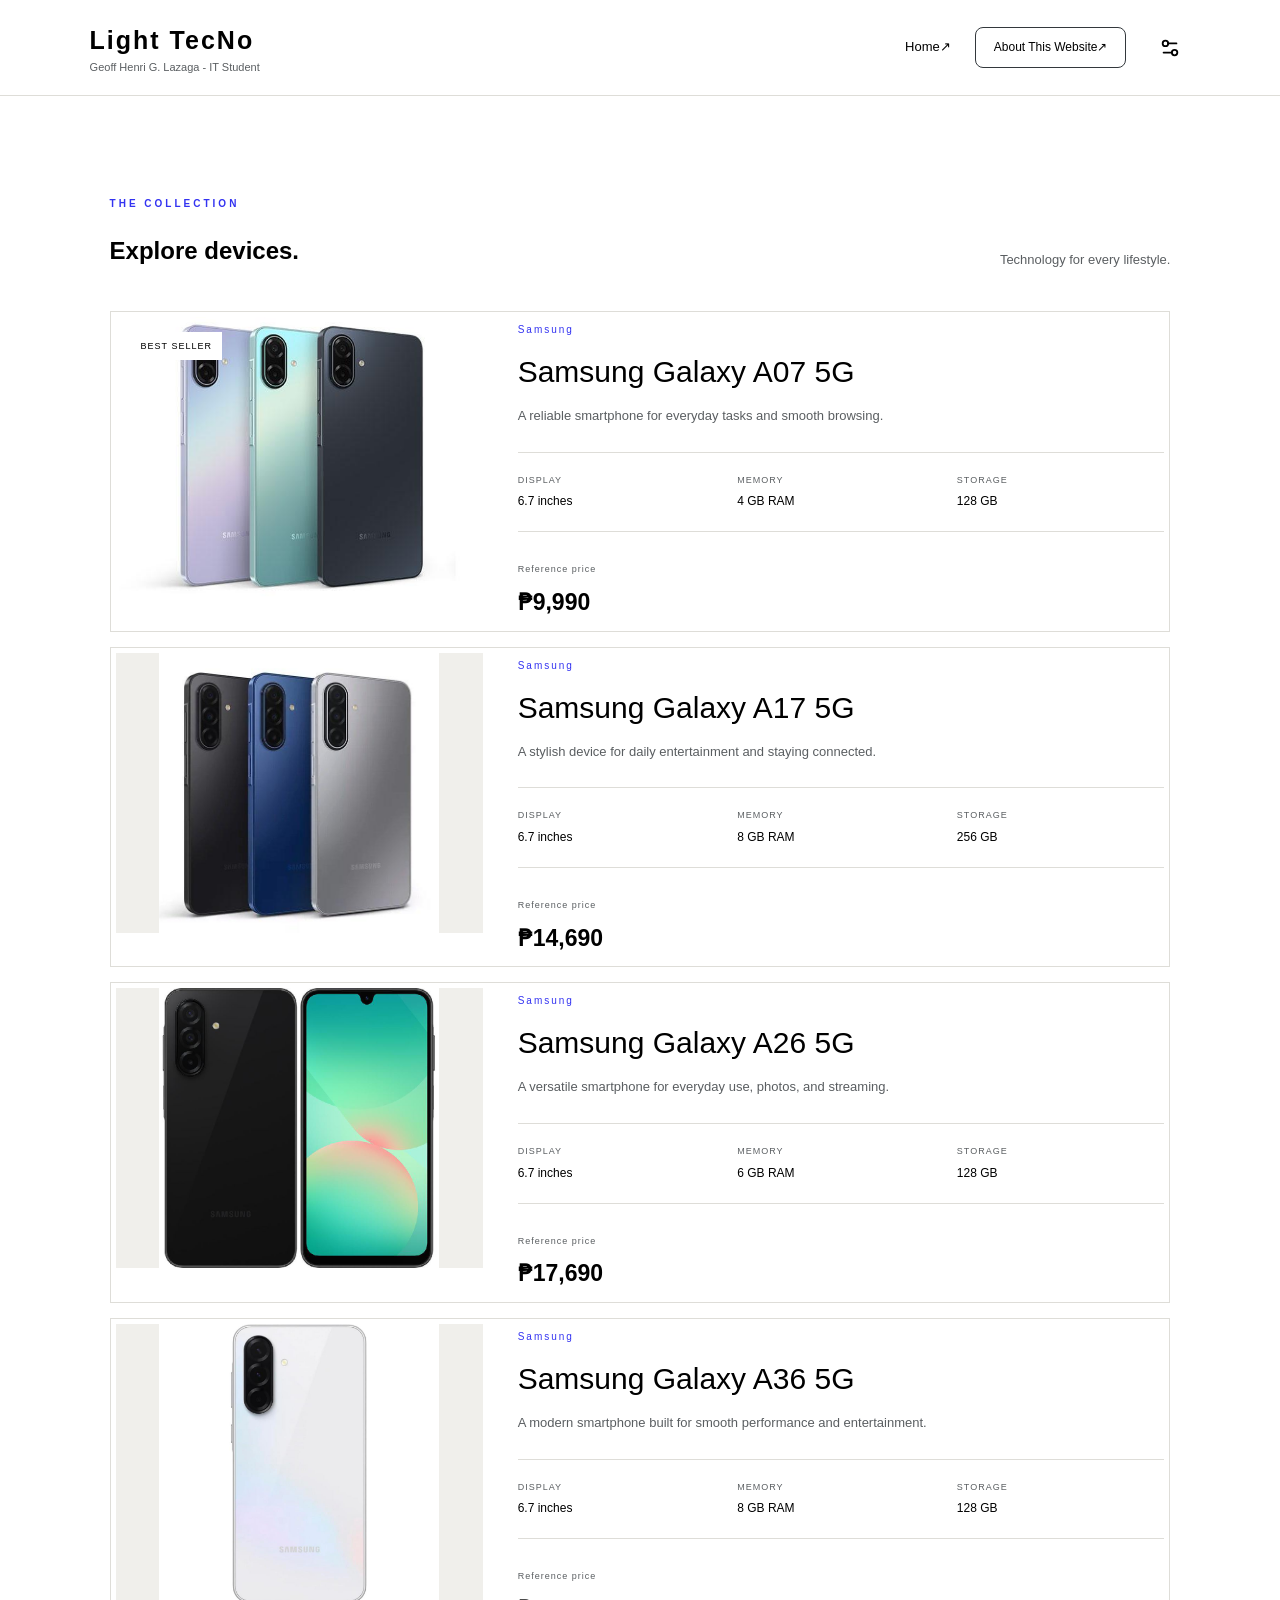
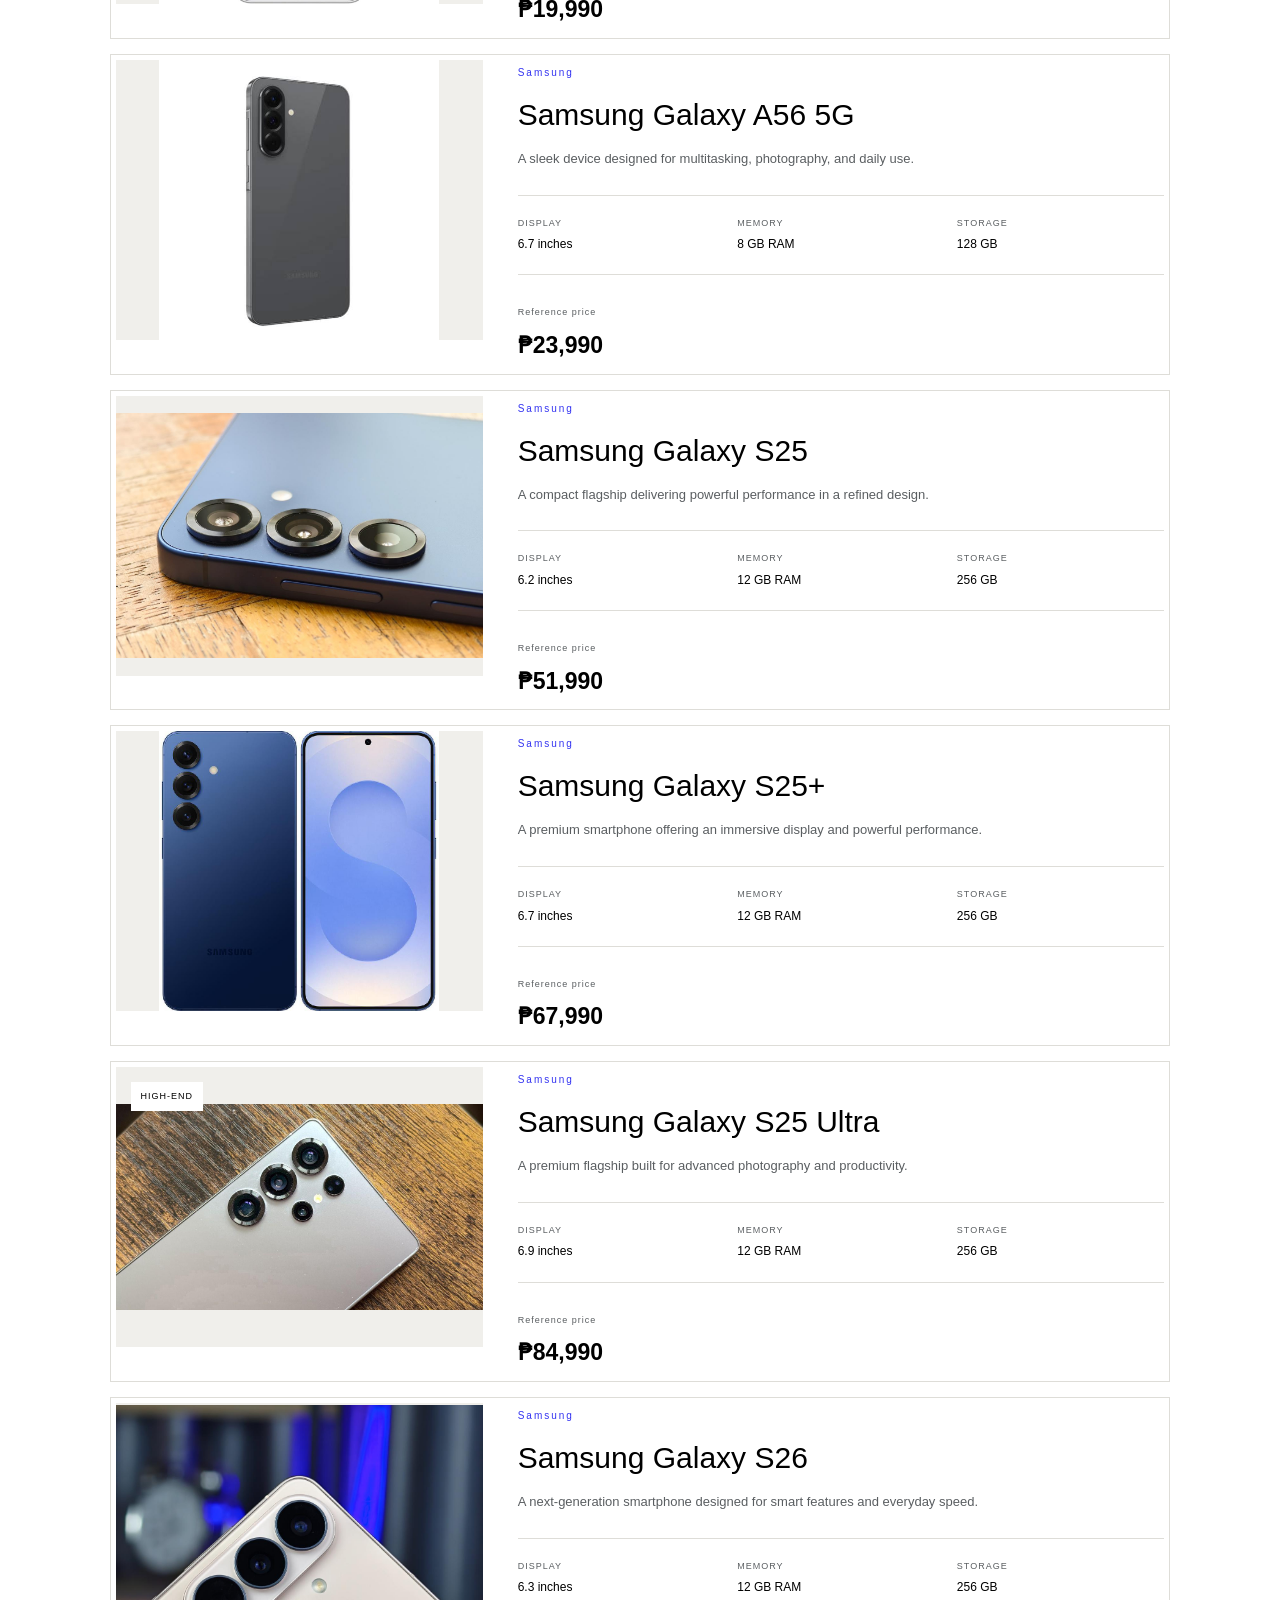
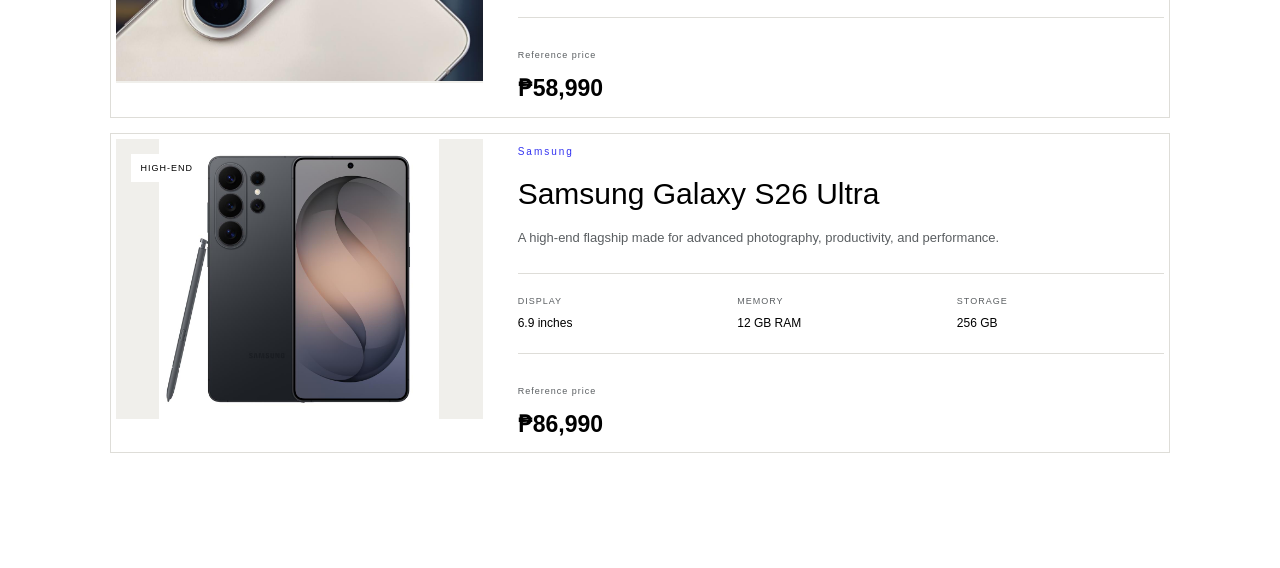
<file: Devices.Fc.html>
<!DOCTYPE html>
<html lang="en">

<head>
    <meta charset="UTF-8">
    <meta name="viewport" content="width=device-width, initial-scale=1.0">

    <title>Light TecNo</title>

    <link rel="stylesheet" href="CSS files/devices.css">
</head>

<body>

    <!--NAVIGATION-->

    <header class="navbar2">

        <a href="#" class="logo">
            <span class="logo-title">Light TecNo</span>
            <span class="logo-name">Geoff Henri G. Lazaga - IT Student</span>
        </a>
        <nav class="nav-links">
            <a href="index.html">Home↗</a>
        </nav>

        <a href="page2.aboutFc.html" class="nav-button2">About This Website↗</a>
        <div class="settings">
            <input type="checkbox" id="settingsToggle" class="settings-toggle">

            <label for="settingsToggle" class="settings-btn" aria-label="Settings">
                <svg xmlns="http://www.w3.org/2000/svg" width="22" height="22" viewBox="0 0 24 24" fill="none"
                    stroke="currentColor" stroke-width="2" stroke-linecap="round" stroke-linejoin="round">
                    <path d="M14 17H5" />
                    <path d="M19 7h-9" />
                    <circle cx="17" cy="17" r="3" />
                    <circle cx="7" cy="7" r="3" />
                </svg>
            </label>

            <div class="settings-panel">
                <h3>Settings</h3>
                <div class="settings-row">
                    <span>Night mode</span>

                    <label class="toggle">
                        <input type="checkbox" id="nightToggle">
                        <span class="slider"></span>
                    </label>
                </div>
            </div>
        </div>
    </header>

    <main>
        <section class="products" aria-labelledby="collection-title">
            <div class="section-heading">
                <div>
                    <p class="eyebrow">THE COLLECTION</p>
                    <h1 id="collection-title">Explore devices.</h1>
                </div>
                <p class="section-description">Technology for every lifestyle.</p>
            </div>

            <!-- PRODUCT 1 -->
            <article class="product-card">

                <div class="product-image">
                    <img src="Assets/Samsung Galaxy A07 5G.jpeg" alt="Smartphone">
                    <span class="product-tag">BEST SELLER</span>
                </div>

                <div class="product-info">
                    <p class="product-category">Samsung</p>

                    <h3>Samsung Galaxy A07 5G</h3>

                    <p class="product-description">
                        A reliable smartphone for everyday tasks and smooth browsing.
                    </p>

                    <div class="specifications">
                        <div>
                            <span>DISPLAY</span>
                            <strong>6.7 inches</strong>
                        </div>

                        <div>
                            <span>MEMORY</span>
                            <strong>4 GB RAM</strong>
                        </div>

                        <div>
                            <span>STORAGE</span>
                            <strong>128 GB</strong>
                        </div>
                    </div>

                    <div class="product-bottom">
                        <div>
                            <span class="price-label">Reference price</span>
                            <p class="price">₱9,990</p>
                        </div>
                    </div>
                </div>
            </article>
            <!--Product 2-->
            <article class="product-card">

                <div class="product-image">
                    <img src="Assets/Samsung Galaxy A17 5G.jpeg" alt="Smartphone">
                </div>

                <div class="product-info">
                    <p class="product-category">Samsung</p>

                    <h3>Samsung Galaxy A17 5G</h3>

                    <p class="product-description">
                        A stylish device for daily entertainment and staying connected.
                    </p>

                    <div class="specifications">
                        <div>
                            <span>DISPLAY</span>
                            <strong>6.7 inches</strong>
                        </div>

                        <div>
                            <span>MEMORY</span>
                            <strong>8 GB RAM</strong>
                        </div>

                        <div>
                            <span>STORAGE</span>
                            <strong>256 GB</strong>
                        </div>
                    </div>

                    <div class="product-bottom">
                        <div>
                            <span class="price-label">Reference price</span>
                            <p class="price">₱14,690</p>
                        </div>
                    </div>
                </div>
            </article>

            <!--Product 3-->
            <article class="product-card">

                <div class="product-image">
                    <img src="Assets/Samsung Galaxy A26 5G.jpeg" alt="Smartphone">
                </div>

                <div class="product-info">
                    <p class="product-category">Samsung</p>

                    <h3>Samsung Galaxy A26 5G</h3>

                    <p class="product-description">
                        A versatile smartphone for everyday use, photos, and streaming.
                    </p>

                    <div class="specifications">
                        <div>
                            <span>DISPLAY</span>
                            <strong>6.7 inches</strong>
                        </div>

                        <div>
                            <span>MEMORY</span>
                            <strong>6 GB RAM</strong>
                        </div>

                        <div>
                            <span>STORAGE</span>
                            <strong>128 GB</strong>
                        </div>
                    </div>

                    <div class="product-bottom">
                        <div>
                            <span class="price-label">Reference price</span>
                            <p class="price">₱17,690</p>
                        </div>
                    </div>
                </div>
            </article>

             <!--Product 4-->
            <article class="product-card">

                <div class="product-image">
                    <img src="Assets/Samsung Galaxy A36 5G.jpeg" alt="Smartphone">
                </div>

                <div class="product-info">
                    <p class="product-category">Samsung</p>

                    <h3>Samsung Galaxy A36 5G</h3>

                    <p class="product-description">
                        A modern smartphone built for smooth performance and entertainment.
                    </p>

                    <div class="specifications">
                        <div>
                            <span>DISPLAY</span>
                            <strong>6.7 inches</strong>
                        </div>

                        <div>
                            <span>MEMORY</span>
                            <strong>8 GB RAM</strong>
                        </div>

                        <div>
                            <span>STORAGE</span>
                            <strong>128 GB</strong>
                        </div>
                    </div>

                    <div class="product-bottom">
                        <div>
                            <span class="price-label">Reference price</span>
                            <p class="price">₱19,990</p>
                        </div>
                    </div>
                </div>
            </article>

            <!--Product 5-->
            <article class="product-card">

                <div class="product-image">
                    <img src="Assets/Samsung Galaxy A56 5G.jpeg" alt="Smartphone">
                </div>

                <div class="product-info">
                    <p class="product-category">Samsung</p>

                    <h3>Samsung Galaxy A56 5G</h3>

                    <p class="product-description">
                       A sleek device designed for multitasking, photography, and daily use.
                    </p>

                    <div class="specifications">
                        <div>
                            <span>DISPLAY</span>
                            <strong>6.7 inches</strong>
                        </div>

                        <div>
                            <span>MEMORY</span>
                            <strong>8 GB RAM</strong>
                        </div>

                        <div>
                            <span>STORAGE</span>
                            <strong>128 GB</strong>
                        </div>
                    </div>

                    <div class="product-bottom">
                        <div>
                            <span class="price-label">Reference price</span>
                            <p class="price">₱23,990</p>
                        </div>
                    </div>
                </div>
            </article>

             <!--Product 6-->
            <article class="product-card">

                <div class="product-image">
                    <img src="Assets/Samsung Galaxy S25.jpeg" alt="Smartphone">
                </div>

                <div class="product-info">
                    <p class="product-category">Samsung</p>

                    <h3>Samsung Galaxy S25</h3>

                    <p class="product-description">
                        A compact flagship delivering powerful performance in a refined design.
                    </p>

                    <div class="specifications">
                        <div>
                            <span>DISPLAY</span>
                            <strong>6.2 inches</strong>
                        </div>

                        <div>
                            <span>MEMORY</span>
                            <strong>12 GB RAM</strong>
                        </div>

                        <div>
                            <span>STORAGE</span>
                            <strong>256 GB</strong>
                        </div>
                    </div>

                    <div class="product-bottom">
                        <div>
                            <span class="price-label">Reference price</span>
                            <p class="price">₱51,990</p>
                        </div>
                    </div>
                </div>
            </article>

             <!--Product 7-->
            <article class="product-card">

                <div class="product-image">
                    <img src="Assets/Samsung Galaxy S25+.jpeg" alt="Smartphone">
                </div>

                <div class="product-info">
                    <p class="product-category">Samsung</p>

                    <h3>Samsung Galaxy S25+</h3>

                    <p class="product-description">
                        A premium smartphone offering an immersive display and powerful performance.
                    </p>

                    <div class="specifications">
                        <div>
                            <span>DISPLAY</span>
                            <strong>6.7 inches</strong>
                        </div>

                        <div>
                            <span>MEMORY</span>
                            <strong>12 GB RAM</strong>
                        </div>

                        <div>
                            <span>STORAGE</span>
                            <strong>256 GB</strong>
                        </div>
                    </div>

                    <div class="product-bottom">
                        <div>
                            <span class="price-label">Reference price</span>
                            <p class="price">₱67,990</p>
                        </div>
                    </div>
                </div>
            </article>

             <!--Product 8-->
            <article class="product-card">

                <div class="product-image">
                    <img src="Assets/Samsung Galaxy S25 Ultra.jpeg" alt="Smartphone">
                     <span class="product-tag">HIGH-END</span>
                </div>

                <div class="product-info">
                    <p class="product-category">Samsung</p>

                    <h3>Samsung Galaxy S25 Ultra</h3>

                    <p class="product-description">
                        A premium flagship built for advanced photography and productivity.
                    </p>

                    <div class="specifications">
                        <div>
                            <span>DISPLAY</span>
                            <strong>6.9 inches</strong>
                        </div>

                        <div>
                            <span>MEMORY</span>
                            <strong>12 GB RAM</strong>
                        </div>

                        <div>
                            <span>STORAGE</span>
                            <strong>256 GB</strong>
                        </div>
                    </div>

                    <div class="product-bottom">
                        <div>
                            <span class="price-label">Reference price</span>
                            <p class="price">₱84,990</p>
                        </div>
                    </div>
                </div>
            </article>

             <!--Product 9-->
            <article class="product-card">

                <div class="product-image">
                    <img src="Assets/Samsung Galaxy S26.jpeg" alt="Smartphone">
                </div>

                <div class="product-info">
                    <p class="product-category">Samsung</p>

                    <h3>Samsung Galaxy S26</h3>

                    <p class="product-description">
                        A next-generation smartphone designed for smart features and everyday speed.
                    </p>

                    <div class="specifications">
                        <div>
                            <span>DISPLAY</span>
                            <strong>6.3 inches</strong>
                        </div>

                        <div>
                            <span>MEMORY</span>
                            <strong>12 GB RAM</strong>
                        </div>

                        <div>
                            <span>STORAGE</span>
                            <strong>256 GB</strong>
                        </div>
                    </div>

                    <div class="product-bottom">
                        <div>
                            <span class="price-label">Reference price</span>
                            <p class="price">₱58,990</p>
                        </div>
                    </div>
                </div>
            </article>

             <!--Product 10-->
            <article class="product-card">

                <div class="product-image">
                    <img src="Assets/Samsung Galaxy S26 Ultra.jpeg" alt="Smartphone">
                     <span class="product-tag">HIGH-END</span>
                </div>

                <div class="product-info">
                    <p class="product-category">Samsung</p>

                    <h3>Samsung Galaxy S26 Ultra</h3>

                    <p class="product-description">
                       A high-end flagship made for advanced photography, productivity, and performance.
                    </p>

                    <div class="specifications">
                        <div>
                            <span>DISPLAY</span>
                            <strong>6.9 inches</strong>
                        </div>

                        <div>
                            <span>MEMORY</span>
                            <strong>12 GB RAM</strong>
                        </div>

                        <div>
                            <span>STORAGE</span>
                            <strong>256 GB</strong>
                        </div>
                    </div>

                    <div class="product-bottom">
                        <div>
                            <span class="price-label">Reference price</span>
                            <p class="price">₱86,990</p>
                        </div>
                    </div>
                </div>
            </article>

</body>
</html>
</file>
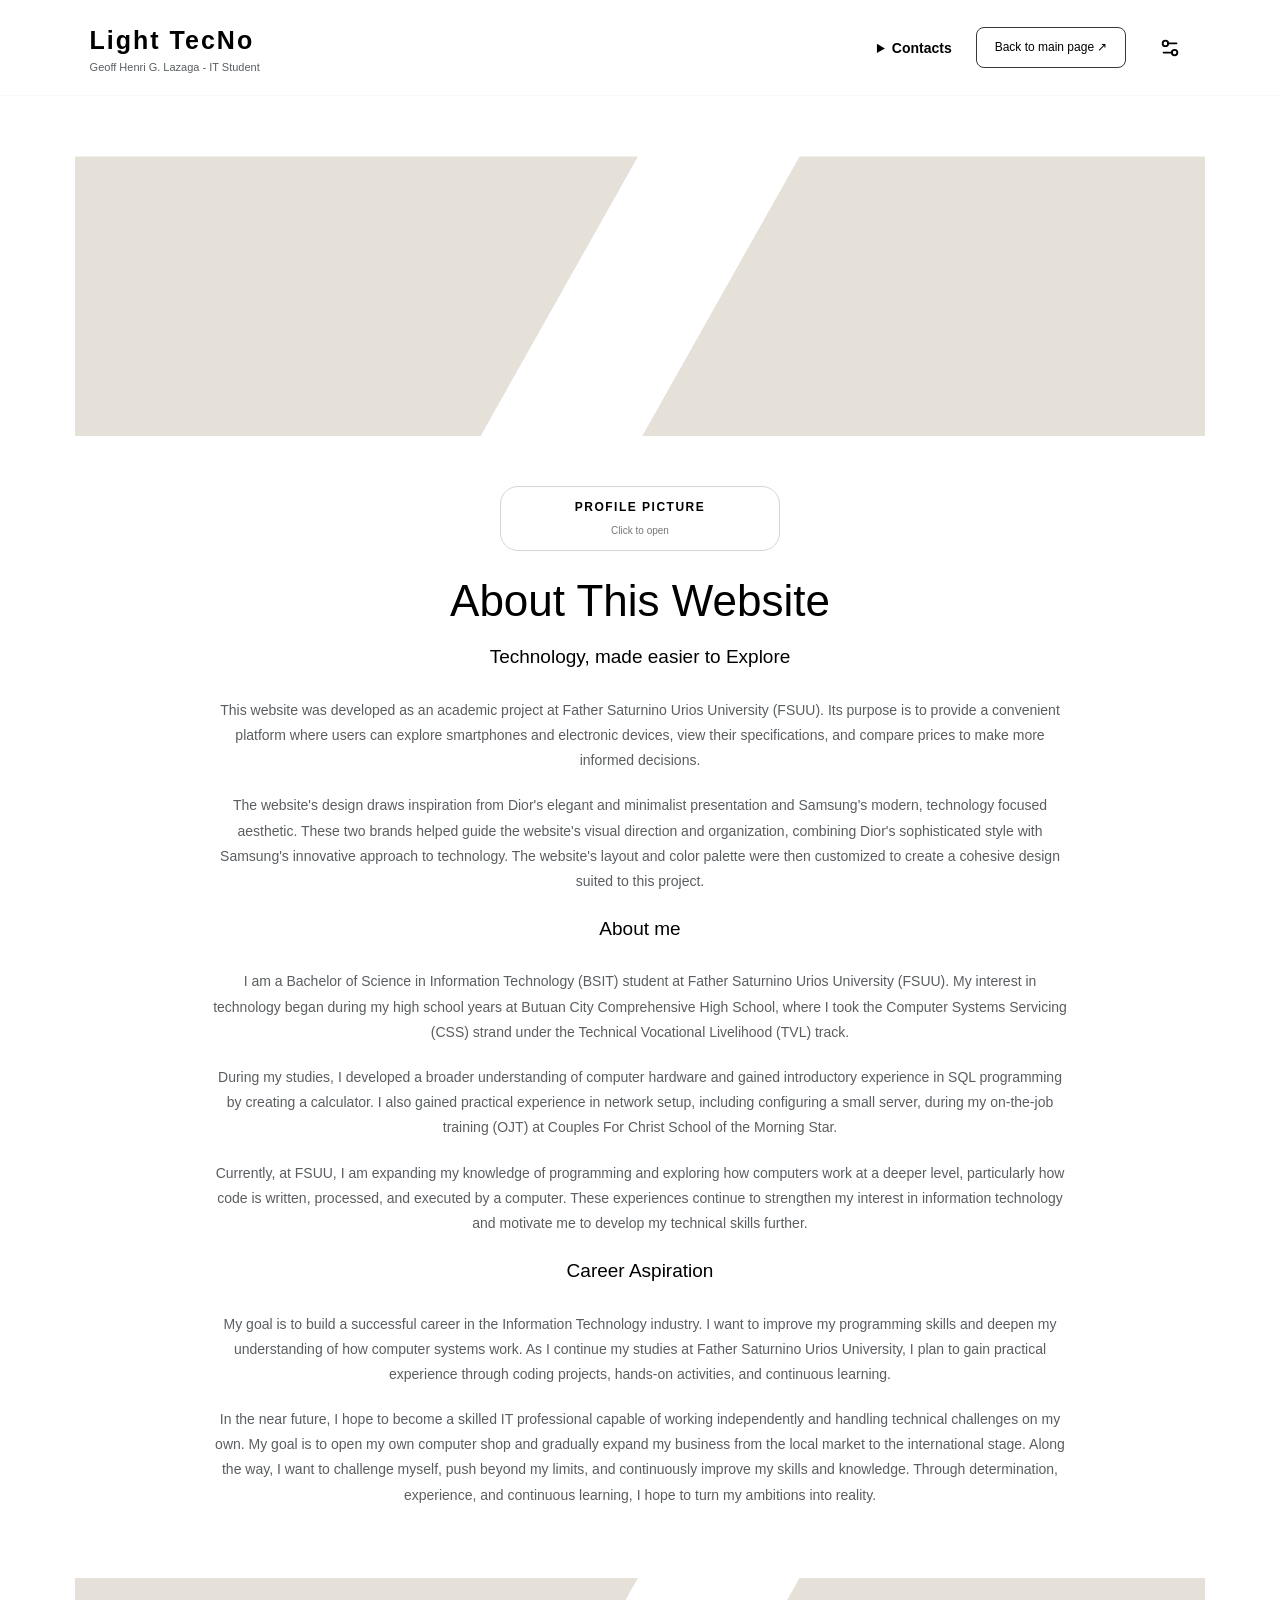
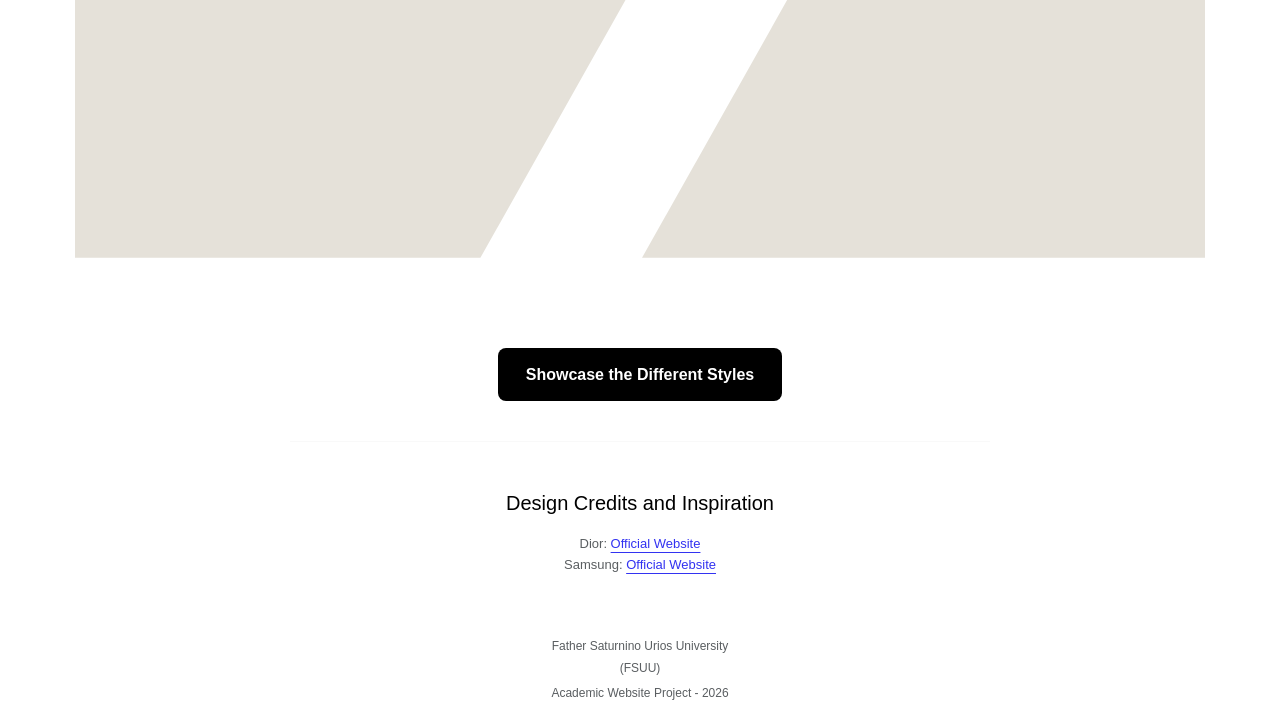
<file: page2.aboutFc.html>
<!DOCTYPE html>
<html lang="en">

<head>
    <meta charset="UTF-8">
    <meta name="viewport" content="width=device-width, initial-scale=1.0">

    <title>Light TecNo | About</title>
    <link rel="stylesheet" href="CSS files/page2.about.css">
</head>

<body>

    <!--NAVIGATION-->

    <header class="navbar2">

        <a href="#" class="logo">
            <span class="logo-title">Light TecNo</span>
            <span class="logo-name">Geoff Henri G. Lazaga - IT Student</span>
        </a>
        <nav class="nav-links">

<details class="about-card">
    <summary>Contacts</summary>

    <div class="about-content">
        
     <p>
    <strong>Email:</strong>
    <a href="https://mail.google.com/mail/?view=cm&to=geoffhenril@gmail.com"
       target="_blank">
        geoffhenril@gmail.com
    </a>
</p>
        
     <p>
        <strong>Github: </strong>
         <a href="https://github.com/Lightwagon">
             LightWagon
         </a>
    </p>
        
     <p>
         <strong>Figma: </strong>
         <a href="https://www.figma.com/design/eqhVnuKWA5vVneeX6HZPTm/LAZAGA?node-id=0-1&m=dev&t=Zv86nPQDmgZNw01A-1">
             Color System
         </a>
     </p>
    </div>
</details>

        </nav>
        <a href="index.html" class="nav-button2">Back to main page ↗</a>
        <div class="settings">
            <input type="checkbox" id="settingsToggle" class="settings-toggle">

            <label for="settingsToggle" class="settings-btn" aria-label="Settings">
                <svg xmlns="http://www.w3.org/2000/svg" width="22" height="22" viewBox="0 0 24 24" fill="none"
                    stroke="currentColor" stroke-width="2" stroke-linecap="round" stroke-linejoin="round">
                    <path d="M14 17H5" />
                    <path d="M19 7h-9" />
                    <circle cx="17" cy="17" r="3" />
                    <circle cx="7" cy="7" r="3" />
                </svg>
            </label>

            <div class="settings-panel">
                <h3>Settings</h3>
                <div class="settings-row">
                    <span>Night mode</span>

                    <label class="toggle">
                        <input type="checkbox" id="nightToggle">
                        <span class="slider"></span>
                    </label>
                </div>
            </div>
        </div>


    </header>

    <!-- ABOUT SECTION -->
    <main class="about-hero">

        <div style="display: flex; justify-content: center; gap: 4px; width: 100%;">
    <div class="vid1">
        <video class="device-video" autoplay muted loop playsinline>
            <source src="Assets/Dior.ad2.mp4" type="video/mp4">
        </video>
    </div>

    <div class="vid2">
        <video class="device-video" autoplay muted loop playsinline>
            <source src="Assets/Samsung.ad.mp4" type="video/mp4">
        </video>
    </div>
</div>


        <section class="center-container">
            <div class="profile-reveal-box">
                <input type="checkbox" id="profileToggle" class="profile-toggle">
                <label for="profileToggle" class="profile-prompt">
                    <strong>Profile Picture</strong>
                    <span>Click to open</span>
                </label>

                <div class="profile-reveal">
                    <img src="Assets/Profile Image.jpeg" alt="Professional headshot of Geoff Henri Lazaga" class="profile-photo">
                    <p class="profile-name">Geoff Henri G. Lazaga</p>
                    <p class="profile-role">Information Technology Student</p>
                </div>
            </div>

            <h1>About This Website</h1>

            <h3>Technology, made easier to Explore</h3>

            <p>
                This website was developed as an academic project at
                Father Saturnino Urios University (FSUU). Its purpose is
                to provide a convenient platform where users can explore
                smartphones and electronic devices, view their
                specifications, and compare prices to make more informed
                decisions.
            </p>

            <p>
                The website's design draws inspiration from Dior's elegant and minimalist presentation and Samsung's
                modern, technology focused aesthetic. These two brands helped guide the website's visual direction and
                organization, combining Dior's sophisticated style with Samsung's innovative approach to technology. The
                website's layout and color palette were then customized to create a cohesive design suited to this
                project.
            </p>

            <h3>About me</h3>

            <p>
                I am a Bachelor of Science in Information Technology (BSIT) student at Father Saturnino Urios University
                (FSUU). My interest in technology began during my high school years at Butuan City Comprehensive High
                School, where I took the Computer Systems Servicing (CSS) strand under the
                Technical Vocational Livelihood (TVL) track.
            </p>

            <p>
                During my studies, I developed a broader understanding of computer hardware and gained introductory
                experience in SQL programming by creating a calculator. I also gained practical experience in network
                setup, including configuring a small server, during my on-the-job training (OJT) at Couples For Christ
                School of the Morning Star.
            </p>

            <p>
                Currently, at FSUU, I am expanding my knowledge of programming and exploring how computers work at a
                deeper level, particularly how code is written, processed, and executed by a computer. These experiences
                continue to strengthen my interest in information technology and motivate me to develop my technical
                skills further.
            </p>

            <h3>Career Aspiration</h3>

            <p>
                My goal is to build a successful career in the Information Technology industry.
                I want to improve my programming skills and deepen my understanding of how
                computer systems work. As I continue my studies at Father Saturnino Urios
                University, I plan to gain practical experience through coding projects,
                hands-on activities, and continuous learning.
            </p>

            <p>
                In the near future, I hope to become a skilled IT professional capable of working independently and
                handling technical challenges on my own. My goal is to open my own computer shop and gradually expand my
                business from the local market to the international stage. Along the way, I want to challenge myself,
                push beyond my limits, and continuously improve my skills and knowledge. Through determination,
                experience, and continuous learning, I hope to turn my ambitions into reality.
            </p>
        </section>
    <div style="display: flex; justify-content: center; gap: 4px; width: 100%;">
    <div class="vid1">
        <video class="device-video" autoplay muted loop playsinline>
            <source src="Assets/Samsung.ad2.mp4" type="video/mp4">
        </video>
    </div>

    <div class="vid2">
        <video class="device-video" autoplay muted loop playsinline>
            <source src="Assets/Dior.ad.mp4" type="video/mp4">
        </video>
    </div>
</div>
    </main>

<!--Showcase-->
<div class="showcase-button">
    <a href="showcase.html">Showcase the Different Styles</a>
</div>

    <!-- CREDITS -->
    <section class="credits">
        <h3>Design Credits and Inspiration</h3>

        <p>
            Dior:
            <a href="https://www.dior.com/ph/" target="_blank" rel="noopener noreferrer">
                Official Website
            </a>
        </p>

        <p>
            Samsung:
            <a href="https://www.samsung.com/ph/" target="_blank" rel="noopener noreferrer">
                Official Website
            </a>
        </p>
    </section>

    <!-- FOOTER -->
    <footer class="project-footer">
        Father Saturnino Urios University<br>

        <a href="https://www.urios.edu.ph/" target="_blank" rel="noopener noreferrer">
            (FSUU)
        </a>
        <p>Academic Website Project - 2026</p>
    </footer>

</body>

</html>
</file>
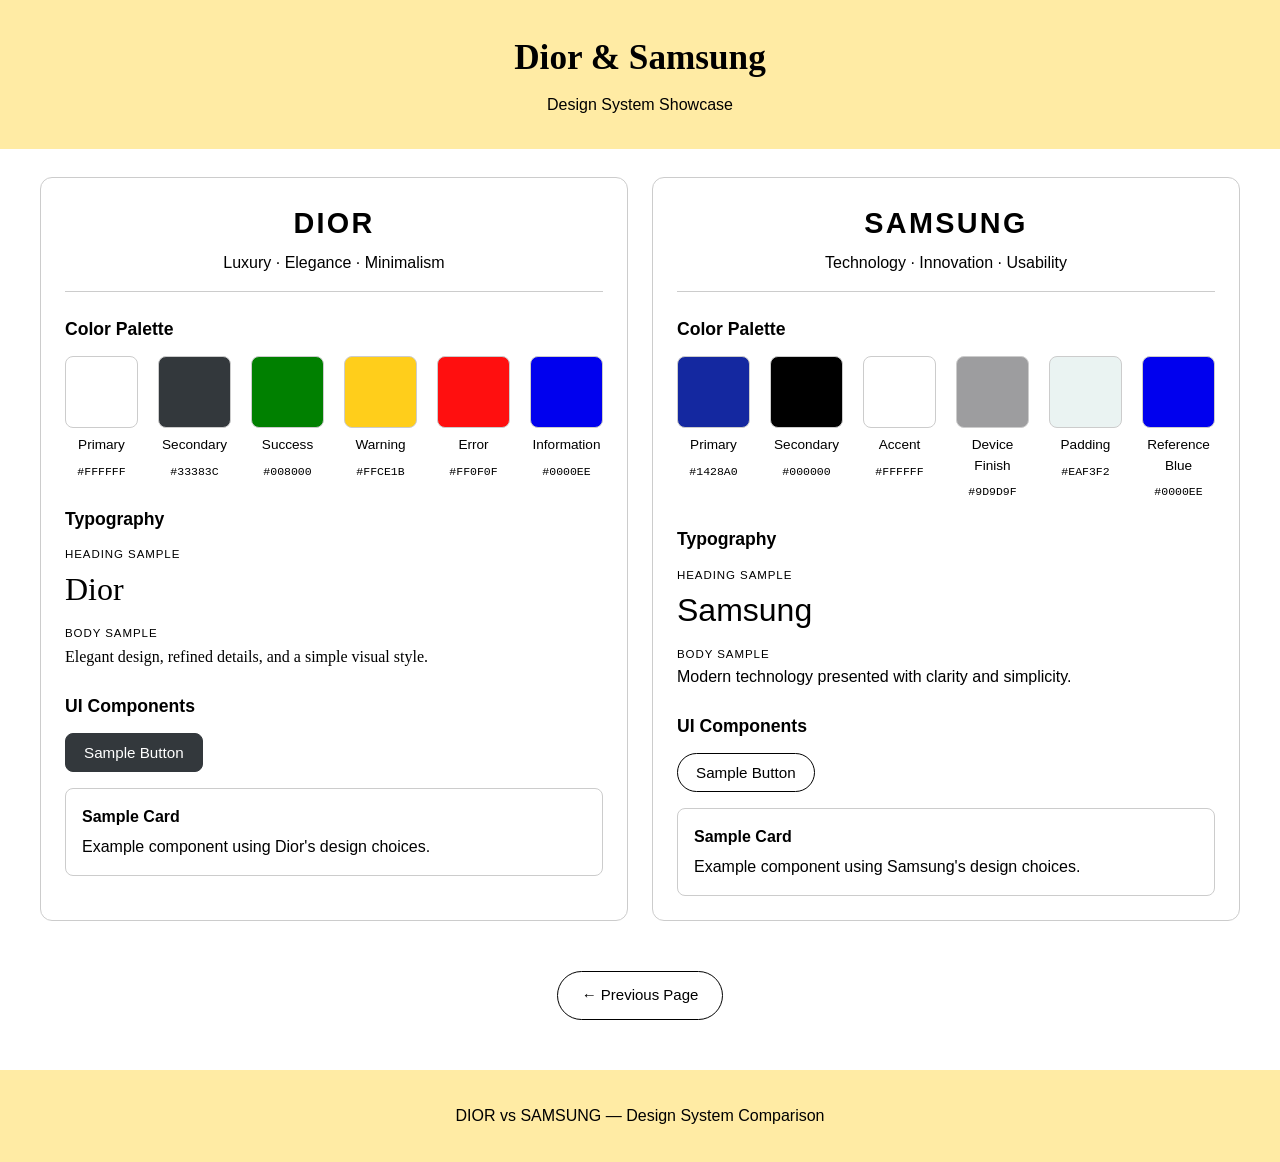
<file: showcase.html>
<!DOCTYPE html>
<html lang="en">

<head>
  <meta charset="UTF-8">
  <meta name="viewport" content="width=device-width, initial-scale=1.0">
  <title>Dior & Samsung Showcase</title>
  <link rel="stylesheet" href="CSS files\showcase.css">
</head>

<body>
  <header class="page-header">
    <h1>Dior &amp; Samsung</h1>
    <p>Design System Showcase</p>
  </header>

  <main class="showcase">
    <section class="brand-panel dior-panel">
      <header class="brand-header">
        <h2>DIOR</h2>
        <p>Luxury · Elegance · Minimalism</p>
      </header>
      <section>
        <h3>Color Palette</h3>
        <div class="swatches">
          <div class="swatch">
            <div class="color-box dior-color-1"></div>
            <p>Primary</p><code>#FFFFFF</code>
          </div>
          <div class="swatch">
            <div class="color-box dior-color-2"></div>
            <p>Secondary</p><code>#33383C</code>
          </div>
          <div class="swatch">
            <div class="color-box dior-color-3"></div>
            <p>Success</p><code>#008000</code>
          </div>
          <div class="swatch">
            <div class="color-box dior-color-4"></div>
            <p>Warning</p><code>#FFCE1B</code>
          </div>
          <div class="swatch">
            <div class="color-box dior-color-5"></div>
            <p>Error</p><code>#FF0F0F</code>
          </div>
          <div class="swatch">
            <div class="color-box dior-color-6"></div>
            <p>Information</p><code>#0000EE</code>
          </div>
        </div>
      </section>
      <section>
        <h3>Typography</h3>
        <p class="type-label">HEADING SAMPLE</p>
        <p class="type-sample dior-sample">Dior</p>
        <p class="type-label">BODY SAMPLE</p>
        <p class="body-sample dior-body">Elegant design, refined details, and a simple visual style.</p>
      </section>
      <section>
        <h3>UI Components</h3>
        <button class="sample-button dior-button" type="button">Sample Button</button>
        <div class="sample-card dior-card">
          <h4>Sample Card</h4>
          <p>Example component using Dior's design choices.</p>
        </div>
      </section>
    </section>

    <section class="brand-panel samsung-panel">
      <header class="brand-header">
        <h2>SAMSUNG</h2>
        <p>Technology · Innovation · Usability</p>
      </header>
      <section>
        <h3>Color Palette</h3>
        <div class="swatches">
          <div class="swatch">
            <div class="color-box samsung-color-1"></div>
            <p>Primary</p><code>#1428A0</code>
          </div>
          <div class="swatch">
            <div class="color-box samsung-color-2"></div>
            <p>Secondary</p><code>#000000</code>
          </div>
          <div class="swatch">
            <div class="color-box samsung-color-3"></div>
            <p>Accent</p><code>#FFFFFF</code>
          </div>
          <div class="swatch">
            <div class="color-box samsung-color-4"></div>
            <p>Device Finish</p><code>#9D9D9F</code>
          </div>
          <div class="swatch">
            <div class="color-box samsung-color-5"></div>
            <p>Padding</p><code>#EAF3F2</code>
          </div>
          <div class="swatch">
            <div class="color-box samsung-color-6"></div>
            <p>Reference Blue</p><code>#0000EE</code>
          </div>
        </div>
      </section>
      <section>
        <h3>Typography</h3>
        <p class="type-label">HEADING SAMPLE</p>
        <p class="type-sample samsung-sample">Samsung</p>
        <p class="type-label">BODY SAMPLE</p>
        <p class="body-sample samsung-body">Modern technology presented with clarity and simplicity.</p>
      </section>
      <section>
        <h3>UI Components</h3>
        <button class="sample-button samsung-button" type="button">Sample Button</button>
        <div class="sample-card samsung-card">
          <h4>Sample Card</h4>
          <p>Example component using Samsung's design choices.</p>
        </div>
      </section>
    </section>
  </main>

<div class="back-button-container">
    <a href="page2.aboutFc.html" class="back-button">← Previous Page</a>
</div>

  <footer class="page-footer">
    <p>DIOR vs SAMSUNG — Design System Comparison</p>
  </footer>
</body>
</html>
</file>
<file: CSS files/devices.css>
:root {
    --primary: #33383C;
    --background: #FFFFFF;
    --surface: #FFFFFF;
    --accent: #3333F1;
    --text: #000000;
    --muted: #5A5E61;
    --border: #DEDDD8;
    --font-heading: "Roboto", sans-serif;
    --font-body: "Roboto", sans-serif;

    --page-width: 1240px;
}

* {
    margin: 0;
    padding: 0;
    box-sizing: border-box;
}

html {
    scroll-behavior: smooth;
}

body {
    background: var(--background);
    color: var(--text);
    font-family: var(--font-body);
    line-height: 1.6;
}

a {
    color: inherit;
    text-decoration: none;
}

img {
    width: 100%;
    height: 100%;
    display: block;
    object-fit: cover;
}

section {
    scroll-margin-top: 90px;
}


/* NAVIGATION */

.navbar,
.navbar2 {
    min-height: 82px;
    padding: 20px 7%;

    display: flex;
    align-items: center;
    justify-content: space-between;
    gap: 24px;

    background: var(--surface);
    border-bottom: 1px solid var(--border);
}

.logo {
    display: inline-flex;
    flex-direction: column;
    align-items: flex-start;
    text-decoration: none;

    font-family: var(--font-heading);
    font-size: 25px;
    font-weight: 900;
    letter-spacing: 2px;
}

.logo-title {
    font-size: 25px;
    color: inherit;
}

.logo-name {
    display: block;
    font-family: var(--font-body);
    font-size: 11px;
    font-weight: normal;
    letter-spacing: 0;
    line-height: 1.4;
    color: var(--muted);
    opacity: 1;
}

.nav-links {
    display: flex;
    gap: 32px;
    margin-left: auto;
}

.nav-links a {
    font-size: 13px;
    transition: color 0.2s;
}

.nav-links a:hover {
    color: var(--accent);
}

.nav-button,
.nav-button2 {
    border: 1px solid var(--primary);
    border-radius: 8px;
    padding: 10px 18px;
    font-size: 12px;
    transition: 0.2s;
    margin-left: 0;
}

.nav-button:hover,
.nav-button2:hover {
    background: var(--primary);
    color: white;
}


/* HERO SECTION */

.hero {
    max-width: var(--page-width);
    margin: auto;
    padding: 90px 7% 60px;

    display: grid;
    grid-template-columns: 1fr 1fr;
    align-items: center;
    gap: 55px;

    position: relative;
}

.eyebrow {
    font-size: 10px;
    letter-spacing: 3px;
    font-weight: bold;
    color: var(--accent);
    margin-bottom: 20px;
}

.hero h1 {
    font-family: var(--font-heading);
    font-size: clamp(36px, 5vw, 65px);
    line-height: 1.12;
    font-weight: normal;
    letter-spacing: -1.5px;
}

.hero h1 span {
    color: var(--accent);
    font-style: italic;
}

.hero-description {
    max-width: 420px;
    margin: 25px 0 30px;
    color: var(--muted);
    font-size: 14px;
    line-height: 1.9;
}

.primary-button {
    display: inline-block;
    padding: 14px 24px;
    border-radius: 8px;

    background: var(--primary);
    color: white;

    font-size: 12px;
    letter-spacing: 0.5px;

    transition: background 0.2s;
}

.primary-button:hover {
    background: var(--accent);
}

.hero-image {
    height: 430px;
    overflow: hidden;
    background: #E5E1D9;
}

.hero-image img {
    transition: transform 0.5s;
}

.hero-image:hover img {
    transform: scale(1.03);
}

.hero-caption {
    position: absolute;
    bottom: 25px;
    left: 7%;

    font-size: 9px;
    letter-spacing: 2px;
    color: var(--muted);
}


/* PRODUCT COLLECTION */

.products {
    max-width: var(--page-width);
    margin: auto;
    padding: 100px 7%;
}

.section-heading {
    display: flex;
    align-items: end;
    justify-content: space-between;
    gap: 20px;
    margin-bottom: 40px;
}

.section-heading h2,
.about h2 {
    font-family: var(--font-heading);
    font-size: clamp(30px, 4vw, 46px);
    font-weight: normal;
    line-height: 1.2;
}

.section-description {
    color: var(--muted);
    font-size: 13px;
}

.product-card {
    display: grid;
    grid-template-columns: 35% 1fr;
    gap: 35px;

    padding: 5px;
    margin-bottom: 15px;

    background: var(--surface);
    border: 1px solid var(--border);
}

.product-image {
    width: 100%;
    height: 280px;
    position: relative;
    overflow: hidden;
    background: #F0EFEB;
}

.product-image img {
     width: 100%;
    height: 100%;
    display: block;
    object-fit: contain;
    object-position: center;
    transition: transform 0.4s;
}

.product-card:hover .product-image img {
    transform: scale(1.04);
}

.product-tag {
    position: absolute;
    top: 15px;
    left: 15px;

    padding: 7px 10px;
    background: var(--surface);

    font-size: 9px;
    letter-spacing: 1px;
}

.product-info {
    display: flex;
    flex-direction: column;
    justify-content: center;
    padding: 5px 0;
}

.product-category {
    font-size: 10px;
    letter-spacing: 2px;
    color: var(--accent);
    margin-bottom: 10px;
}

.product-info h3 {
    font-family: var(--font-heading);
    font-size: 30px;
    font-weight: normal;
}

.product-description {
    color: var(--muted);
    font-size: 13px;
    margin: 10px 0 25px;
}


/* Specifications */

.specifications {
    display: grid;
    grid-template-columns: repeat(3, minmax(0, 1fr));
    gap: 12px;

    padding: 20px 0;
    border-top: 1px solid var(--border);
    border-bottom: 1px solid var(--border);
}

.specifications div {
    display: flex;
    flex-direction: column;
    gap: 5px;
}

.specifications span,
.price-label {
    font-size: 9px;
    letter-spacing: 1px;
    color: var(--muted);
}

.specifications strong {
    font-size: 12px;
    font-weight: normal;
}

.product-bottom {
    display: flex;
    align-items: center;
    justify-content: space-between;
    gap: 15px;
    margin-top: 22px;
}

.price {
    font-size: 23px;
    font-weight: bold;
    margin-top: 4px;
}

.details-link {
    font-size: 12px;
    border-bottom: 1px solid var(--primary);
    padding-bottom: 4px;
}

.details-link:hover {
    color: var(--accent);
    border-color: var(--accent);
}


/* DEVICE PAGE NAVIGATION */
.navbar2 {
    width: 100%;
}

.navbar2 .nav-links {
    display: flex;
    align-items: center;
    gap: 32px;
    margin-left: auto;
}

.navbar2 .nav-links a {
    font-size: 13px;
    transition: color 0.2s;
}

.navbar2 .nav-links a:hover {
    color: var(--accent);
}

.nav-button2 {
    display: inline-block;
    flex-shrink: 0;
    color: var(--text);
    text-decoration: none;
}

/* SETTINGS PANEL */
.settings {
    position: relative;
    display: flex;
    align-items: center;
    flex-shrink: 0;
}

.settings-toggle {
    position: absolute;
    width: 1px;
    height: 1px;
    opacity: 0;
    pointer-events: none;
}

.settings-btn {
    display: inline-flex;
    align-items: center;
    justify-content: center;
    width: 40px;
    height: 40px;
    padding: 8px;
    border: 1px solid transparent;
    border-radius: 8px;
    cursor: pointer;
}

.settings-btn:hover {
    border-color: var(--border);
    background: var(--surface);
}

.settings-panel {
    display: none;
    position: absolute;
    top: calc(100% + 10px);
    right: 0;
    width: 210px;
    padding: 16px;
    color: var(--text);
    background: var(--surface);
    border: 1px solid var(--border);
    border-radius: 10px;
    box-shadow: 0 8px 24px rgba(0, 0, 0, 0.14);
    z-index: 1000;
}

.settings:has(.settings-toggle:checked) .settings-panel {
    display: block;
}

.settings-panel h3 {
    margin: 0 0 10px;
    font-size: 17px;
}

.settings-row {
    display: flex;
    align-items: center;
    justify-content: space-between;
    gap: 12px;
}

.toggle {
    position: relative;
    display: inline-block;
    width: 42px;
    height: 22px;
    flex-shrink: 0;
}

.toggle input {
    position: absolute;
    opacity: 0;
    width: 1px;
    height: 1px;
}

.slider {
    position: absolute;
    inset: 0;
    background: #aaa;
    border-radius: 22px;
    cursor: pointer;
}

.slider::before {
    content: "";
    position: absolute;
    width: 18px;
    height: 18px;
    left: 2px;
    top: 2px;
    background: white;
    border-radius: 50%;
    transition: transform 0.2s;
}

.toggle input:checked + .slider {
    background: var(--primary);
}

.toggle input:checked + .slider::before {
    transform: translateX(20px);
}

body:has(#nightToggle:checked) {
    --background: #17191B;
    --surface: #25282B;
    --text: #FDFDFD;
    --muted: #B8B8B8;
    --border: #414447;
}

/* RESPONSIVE LAYOUT */
@media (max-width: 760px) {
    .navbar2 {
        padding: 18px 5%;
        gap: 14px;
        flex-wrap: wrap;
    }

    .navbar2 .nav-links {
        margin-left: auto;
        gap: 16px;
    }

    .products {
        padding: 55px 5%;
    }

    .section-heading {
        align-items: flex-start;
        flex-direction: column;
        gap: 8px;
    }

    .product-card {
        grid-template-columns: 1fr;
        gap: 22px;
        padding: 16px;
    }

    .product-image {
        height: 300px;
    }

    .product-info h3 {
        font-size: 26px;
    }
}

@media (max-width: 480px) {
    .navbar2 {
        align-items: flex-start;
    }

    .logo-title {
        font-size: 21px;
    }

    .nav-button2 {
        padding: 8px 10px;
        font-size: 11px;
    }

    .specifications {
        gap: 8px;
    }

    .specifications strong {
        font-size: 11px;
    }

    .product-image {
        height: 240px;
    }
}
</file>
<file: CSS files/page2.about.css>
/* Page 2 */

:root {
    --primary: #33383C;
    --background: #FFFFFF;
    --surface: #FFFFFF;
    --accent: #3333F1;
    --text: #000000;
    --muted: #5A5E61;
    --border: #F9F9F9;
    --font-heading: "Roboto", sans-serif;
    --font-body: "Roboto", sans-serif;
}

/* Reset and shared base styles */
* {
    margin: 0;
    padding: 0;
    box-sizing: border-box;
}

html {
    scroll-behavior: smooth;
}

body {
    background: var(--background);
    color: var(--text);
    font-family: var(--font-body);
    line-height: 1.6;
}

a {
    color: inherit;
    text-decoration: none;
}

/* Navigation bar */
.navbar2 {
    width: 100%;
    min-height: 82px;
    padding: 20px 7%;
    display: flex;
    align-items: center;
    justify-content: space-between;
    gap: 24px;
    background: var(--surface);
    border-bottom: 1px solid var(--border);
}

.logo {
    display: inline-flex;
    flex-direction: column;
    align-items: flex-start;
    text-decoration: none;

    font-family: var(--font-heading);
    font-size: 25px;
    font-weight: 900;
    letter-spacing: 2px;
}

.logo-title {
    font-size: 25px;
    color: inherit;
}

.logo-name {
    display: block;
    font-family: var(--font-body);
    font-size: 11px;
    font-weight: normal;
    letter-spacing: 0;
    line-height: 1.4;
    color: var(--muted);
    opacity: 1;
}

/* Empty navigation area retained for the existing HTML */
.navbar2 .nav-links {
    display: flex;
    gap: 32px;
    margin-left: auto;
}

.navbar2 .nav-links a {
    font-size: 13px;
    transition: color 0.2s ease;
}

.navbar2 .nav-links a:hover {
    color: var(--accent);
}

.nav-button2 {
    display: inline-block;
    flex-shrink: 0;
    border: 1px solid var(--primary);
    margin-left: 0;
    border-radius: 8px;
    padding: 10px 18px;
    color: var(--text);
    font-size: 12px;
    text-decoration: none;
    transition: background 0.2s ease, color 0.2s ease;
}

.nav-button2:hover {
    background: var(--primary);
    color: #FFFFFF;
}

/* Main About section: text on the left, video on the right */
.about-hero {
    position: relative;
    display: flex;
    flex-direction: column;
    align-items: center;
    gap: 30px;
    width: 100%;
    max-width: 1200px;
    margin: 40px auto 70px;
    padding: 20px 35px;
    overflow: visible;
}

.center-container {
    position: relative;
    z-index: 2;
    width: 100%;
    max-width: 900px;
    margin: 0 auto;
    padding: 20px;
    text-align: center;
}

.center-container h1 {
    margin-bottom: 15px;
    font-family: var(--font-heading);
    font-size: clamp(30px, 4vw, 44px);
    font-weight: normal;
    line-height: 1.2;
}

.center-container h3 {
    margin-bottom: 25px;
    font-family: var(--font-heading);
    font-size: 19px;
    font-weight: normal;
}

.center-container p {
    margin-bottom: 20px;
    color: var(--muted);
    font-size: 14px;
    line-height: 1.8;
}

/* Two polygons at the bottom */
.vid1,
.vid2 {
    width: 50%;
    height: 280px;
    overflow: hidden;
    background: #E5E1D9;
}

.vid1 {
    clip-path: polygon(0 0, 100% 0, 72% 100%, 0 100%);
}

.vid2 {
    clip-path: polygon(28% 0, 100% 0, 100% 100%, 0 100%);
}
.device-video {
    display: block;
    width: 100%;
    height: 100%;
    object-fit: cover;
    object-position: center;
}

/* Design credits */
.credits {
    width: calc(100% - 40px);
    max-width: 700px;
    margin: 40px auto 0;
    padding: 25px 20px;
    border-top: 1px solid var(--border);
    text-align: center;
}

.credits h3 {
    margin-top: 20px;
    margin-bottom: 15px;
    font-family: var(--font-heading);
    font-size: 20px;
    font-weight: normal;
}

.credits p {
    color: var(--muted);
    font-size: 13px;
}

.credits a {
    color: var(--accent);
    text-decoration: underline;
    text-underline-offset: 4px;
}

/* Footer */
.project-footer {
    margin: 35px 0 20px;
    padding: 0 20px;
    color: var(--muted);
    font-size: 12px;
    line-height: 1.8;
    text-align: center;
}

.project-footer p {
    margin: 4px 0;
}

.project-footer a {
    color: inherit;
    text-decoration: none;
    transition: opacity 0.3s ease;
}

.project-footer a:hover {
    opacity: 0.65;
}

/* Responsive layout for phones and smaller screens */
@media (max-width: 760px) {
    .navbar2 {
        padding: 18px 5%;
        gap: 14px;
    }

    .logo {
        font-size: 21px;
        letter-spacing: 1px;
    }

    .nav-button2 {
        padding: 9px 12px;
        font-size: 11px;
    }

    .about-hero {
        flex-direction: column;
        align-items: center;
        gap: 20px;
        min-height: auto;
        margin: 25px auto 45px;
        padding: 15px;
    }

    .center-container {
        padding: 15px;
    }

    .dior-intro {
        max-width: 100%;
    }

    .video-polygons {
        gap: 20px;
        margin-top: 10px;
    }

    .video-pair {
        justify-content: center;
        gap: 12px;
        padding: 0 15px;
    }

    .video-slash,
    .vid-slash-2nd {
        flex: 1 1 50%;
        height: 220px;
    }
}

@media (max-width: 420px) {
    .navbar2 {
        align-items: flex-start;
        flex-direction: column;
    }

    .nav-button2 {
        align-self: flex-start;
    }

    .center-container h1 {
        font-size: 30px;
    }

    .center-container h3 {
        font-size: 17px;
    }
}

/* SETTINGS BUTTON AND POP-OUT */
.settings {
    position: relative;
    display: flex;
    align-items: center;
    flex-shrink: 0;
}

.settings-toggle {
    position: absolute;
    width: 1px;
    height: 1px;
    opacity: 0;
    pointer-events: none;
}

.settings-btn {
    display: inline-flex;
    align-items: center;
    justify-content: center;
    width: 40px;
    height: 40px;
    padding: 8px;
    color: var(--text);
    border: 1px solid transparent;
    border-radius: 8px;
    cursor: pointer;
    transition: background 0.2s, border-color 0.2s;
}

.settings-btn:hover,
.settings-toggle:focus-visible + .settings-btn {
    background: var(--background);
    border-color: var(--border);
}

.settings-panel {
    display: none;
    position: absolute;
    top: calc(100% + 10px);
    right: 0;
    width: 210px;
    padding: 16px;
    color: var(--text);
    background: var(--surface);
    border: 1px solid var(--border);
    border-radius: 10px;
    box-shadow: 0 8px 24px rgba(0, 0, 0, 0.14);
    z-index: 1000;
}

.settings:has(.settings-toggle:checked) .settings-panel {
    display: block;
}

.settings-panel h3 {
    margin: 0 0 10px;
    font-size: 17px;
    line-height: 1.4;
}

/* Night Mode */

/* Settings panel layout */
.settings-row {
    display: flex;
    align-items: center;
    justify-content: space-between;
    gap: 12px;
}

/* Toggle switch */
.toggle {
    position: relative;
    display: inline-block;
    width: 42px;
    height: 22px;
    flex-shrink: 0;
}

.toggle input {
    position: absolute;
    opacity: 0;
    width: 1px;
    height: 1px;
}

.slider {
    position: absolute;
    inset: 0;
    background: #aaa;
    border-radius: 22px;
    cursor: pointer;
    transition: background 0.2s;
}

.slider::before {
    content: "";
    position: absolute;
    width: 18px;
    height: 18px;
    left: 2px;
    top: 2px;
    background: white;
    border-radius: 50%;
    transition: transform 0.2s;
}

.toggle input:checked + .slider {
    background: #33383C;
}

.toggle input:checked + .slider::before {
    transform: translateX(20px);
}

body:has(#nightToggle:checked) {
    --background: #17191B;
    --surface: #25282B;
    --text: #FDFDFD;
    --muted: #B8B8B8;
    --border: #414447;
}

/* NAVIGATION RESPONSIVENESS */
@media (max-width: 760px) {
    .navbar {
        flex-wrap: wrap;
        gap: 14px;
    }

    .nav-links {
        order: 3;
        width: 100%;
        justify-content: center;
        gap: 24px;
    }

    .nav-button {
        margin-left: auto;
    }
}
/* Show case Button*/

.showcase-button {
    text-align: center;
    margin: 40px 0;
}

.showcase-button a {
    display: inline-block;
    padding: 14px 28px;
    background-color: #000000;
    color: #FFFFFF;
    text-decoration: none;
    border-radius: 8px;
    font-size: 16px;
    font-weight: bold;
    transition: 0.3s;
}

.showcase-button a:hover {
    background-color: #333333;
    transform: translateY(-3px);
}

/* Contacts */
.about-card {
    margin: 8px 0;
    border: none;
    overflow: visible;
}

.about-card summary {
    padding: 5px 0;
    cursor: pointer;
    font-size: 14px;
    font-weight: bold;
    background: transparent;
}

.about-content {
    padding: 5px 0;
    background: transparent;
    font-size: 12px;
}

.about-content p {
    margin: 4px 0;
}

/* profile reveal */
.profile-reveal-box {
    width: min(280px, 90%);
    margin: 0 auto 24px;
    text-align: center;
}

.profile-toggle {
    position: absolute;
    opacity: 0;
    pointer-events: none;
}

.profile-prompt {
    display: flex;
    flex-direction: column;
    align-items: center;
    gap: 5px;
    padding: 11px 14px;
    border: 1px solid #d5d5d5;
    border-radius: 18px;
    cursor: pointer;
    background: #fff;
    transition: background 0.3s ease,
                border-color 0.3s ease,
                transform 0.3s ease;
}

.profile-prompt:hover {
    background: #f5f5f5;
    border-color: #888;
    transform: translateY(-2px);
}

.profile-prompt strong {
    font-size: 12px;
    letter-spacing: 1.5px;
    text-transform: uppercase;
    color: #000;
}

.profile-prompt span {
    font-size: 10px;
    color: #777;
}

.profile-reveal {
    max-height: 0;
    opacity: 0;
    overflow: hidden;
    transform: translateY(-10px);
    transition: max-height 0.6s ease,
                opacity 0.4s ease,
                transform 0.5s ease;
}

.profile-toggle:checked ~ .profile-reveal {
    max-height: 260px;
    opacity: 1;
    transform: translateY(0);
    margin-top: 18px;
}

.profile-photo {
    width: 160px;
    height: 160px;
    object-fit: cover;
    object-position: center;
    border-radius: 50%;
    border: 2px solid #000000;
}

.profile-name {
    margin: 10px 0 3px;
    font-size: 15px;
    font-weight: 600;
    color: #000000;
}

.profile-role {
    margin: 0;
    font-size: 12px;
    color: #777;
}

.profile-toggle:focus-visible + .profile-prompt {
    outline: 2px solid #000000;
    outline-offset: 3px;
}
</file>
